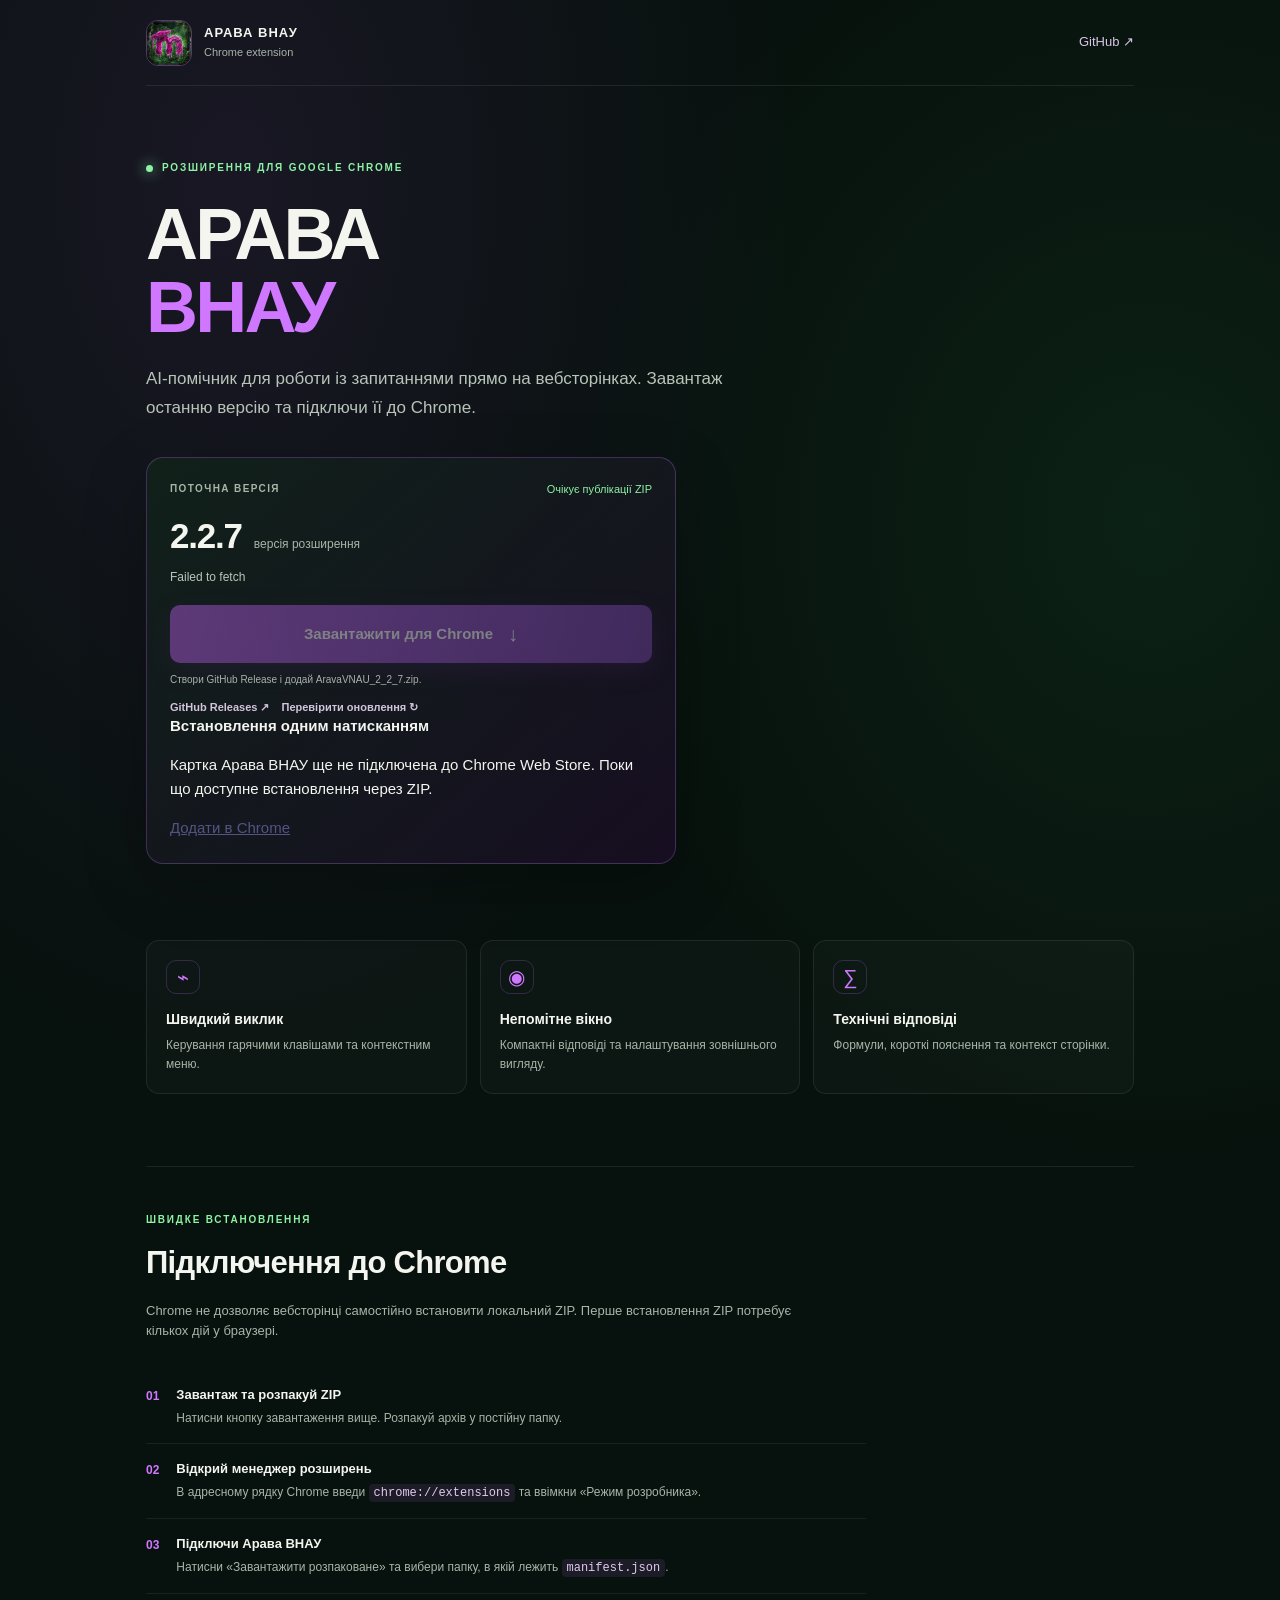
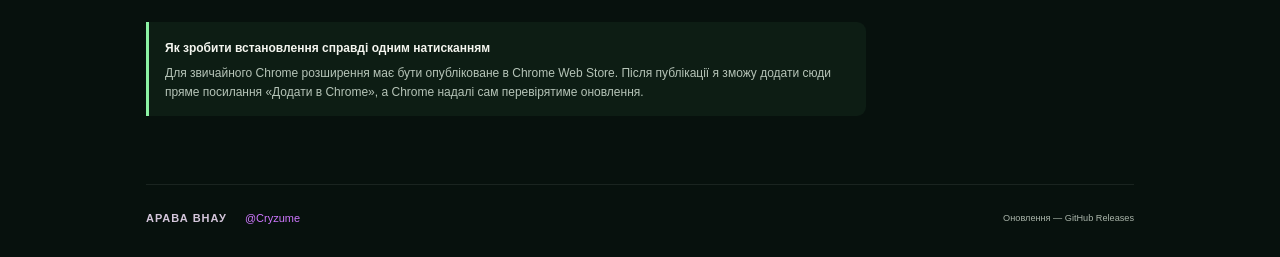
<file: index.html>
<!doctype html>
<html lang="uk">
<head>
  <meta charset="utf-8"><meta name="viewport" content="width=device-width, initial-scale=1">
  <meta name="theme-color" content="#09130f">
  <meta name="description" content="Арава ВНАУ — AI-помічник для Chrome. Завантаження останньої версії та швидке встановлення.">
  <title>Арава ВНАУ — Chrome</title>
  <link rel="icon" href="arava-vnau/assets/arava-logo.png"><link rel="stylesheet" href="arava-vnau/assets/style.css">
</head>
<body><main class="shell">
<header class="topbar"><a class="brand" href="./"><img src="arava-vnau/assets/arava-logo.png" alt=""><span><b>АРАВА ВНАУ</b><small>Chrome extension</small></span></a><a class="github-link" href="https://github.com/letimaks/ARAVA-VNAU" target="_blank" rel="noreferrer">GitHub ↗</a></header>
<section class="hero"><div class="eyebrow"><span class="pulse"></span> РОЗШИРЕННЯ ДЛЯ GOOGLE CHROME</div>
<h1>АРАВА<br><em>ВНАУ</em></h1>
<p class="lead">AI-помічник для роботи із запитаннями прямо на вебсторінках. Завантаж останню версію та підключи її до Chrome.</p>
<div class="release-card">
<div class="release-meta"><span class="release-label">ПОТОЧНА ВЕРСІЯ</span><span id="release-state" class="state">Перевіряю GitHub…</span></div>
<div class="version-row"><strong id="version">2.2.7</strong><span id="release-date">версія розширення</span></div>
<p id="release-notes" class="release-notes">Отримую інформацію про останній реліз.</p>
<a id="download-button" class="button primary disabled" href="#" aria-disabled="true">Завантажити для Chrome <span>↓</span></a>
<p id="download-status" class="tiny-status" aria-live="polite"></p>
<div class="secondary-actions"><a id="release-link" href="https://github.com/letimaks/ARAVA-VNAU/releases" target="_blank" rel="noreferrer">GitHub Releases ↗</a><button id="refresh-button" type="button">Перевірити оновлення ↻</button></div>
<div class="store-box"><b>Встановлення одним натисканням</b><p id="store-status">Картка Арава ВНАУ ще не підключена до Chrome Web Store. Поки що доступне встановлення через ZIP.</p><a class="store-button disabled" id="store-button" href="#" aria-disabled="true">Додати в Chrome</a></div>
</div></section>
<section class="features"><article><span class="feature-icon">⌁</span><h2>Швидкий виклик</h2><p>Керування гарячими клавішами та контекстним меню.</p></article><article><span class="feature-icon">◉</span><h2>Непомітне вікно</h2><p>Компактні відповіді та налаштування зовнішнього вигляду.</p></article><article><span class="feature-icon">∑</span><h2>Технічні відповіді</h2><p>Формули, короткі пояснення та контекст сторінки.</p></article></section>
<section class="install"><div class="section-head"><span class="eyebrow">ШВИДКЕ ВСТАНОВЛЕННЯ</span><h2>Підключення до Chrome</h2><p>Chrome не дозволяє вебсторінці самостійно встановити локальний ZIP. Перше встановлення ZIP потребує кількох дій у браузері.</p></div>
<ol><li><span>01</span><div><b>Завантаж та розпакуй ZIP</b><small>Натисни кнопку завантаження вище. Розпакуй архів у постійну папку.</small></div></li>
<li><span>02</span><div><b>Відкрий менеджер розширень</b><small>В адресному рядку Chrome введи <code>chrome://extensions</code> та ввімкни «Режим розробника».</small></div></li>
<li><span>03</span><div><b>Підключи Арава ВНАУ</b><small>Натисни «Завантажити розпаковане» та вибери папку, в якій лежить <code>manifest.json</code>.</small></div></li></ol>
<div class="notice"><b>Як зробити встановлення справді одним натисканням</b><p>Для звичайного Chrome розширення має бути опубліковане в Chrome Web Store. Після публікації я зможу додати сюди пряме посилання «Додати в Chrome», а Chrome надалі сам перевірятиме оновлення.</p></div>
</section><footer><span>АРАВА ВНАУ</span><a href="https://t.me/Cryzume" target="_blank" rel="noreferrer">@Cryzume</a><small>Оновлення — GitHub Releases</small></footer>
</main><script src="arava-vnau/assets/app.js"></script></body></html>
</file>
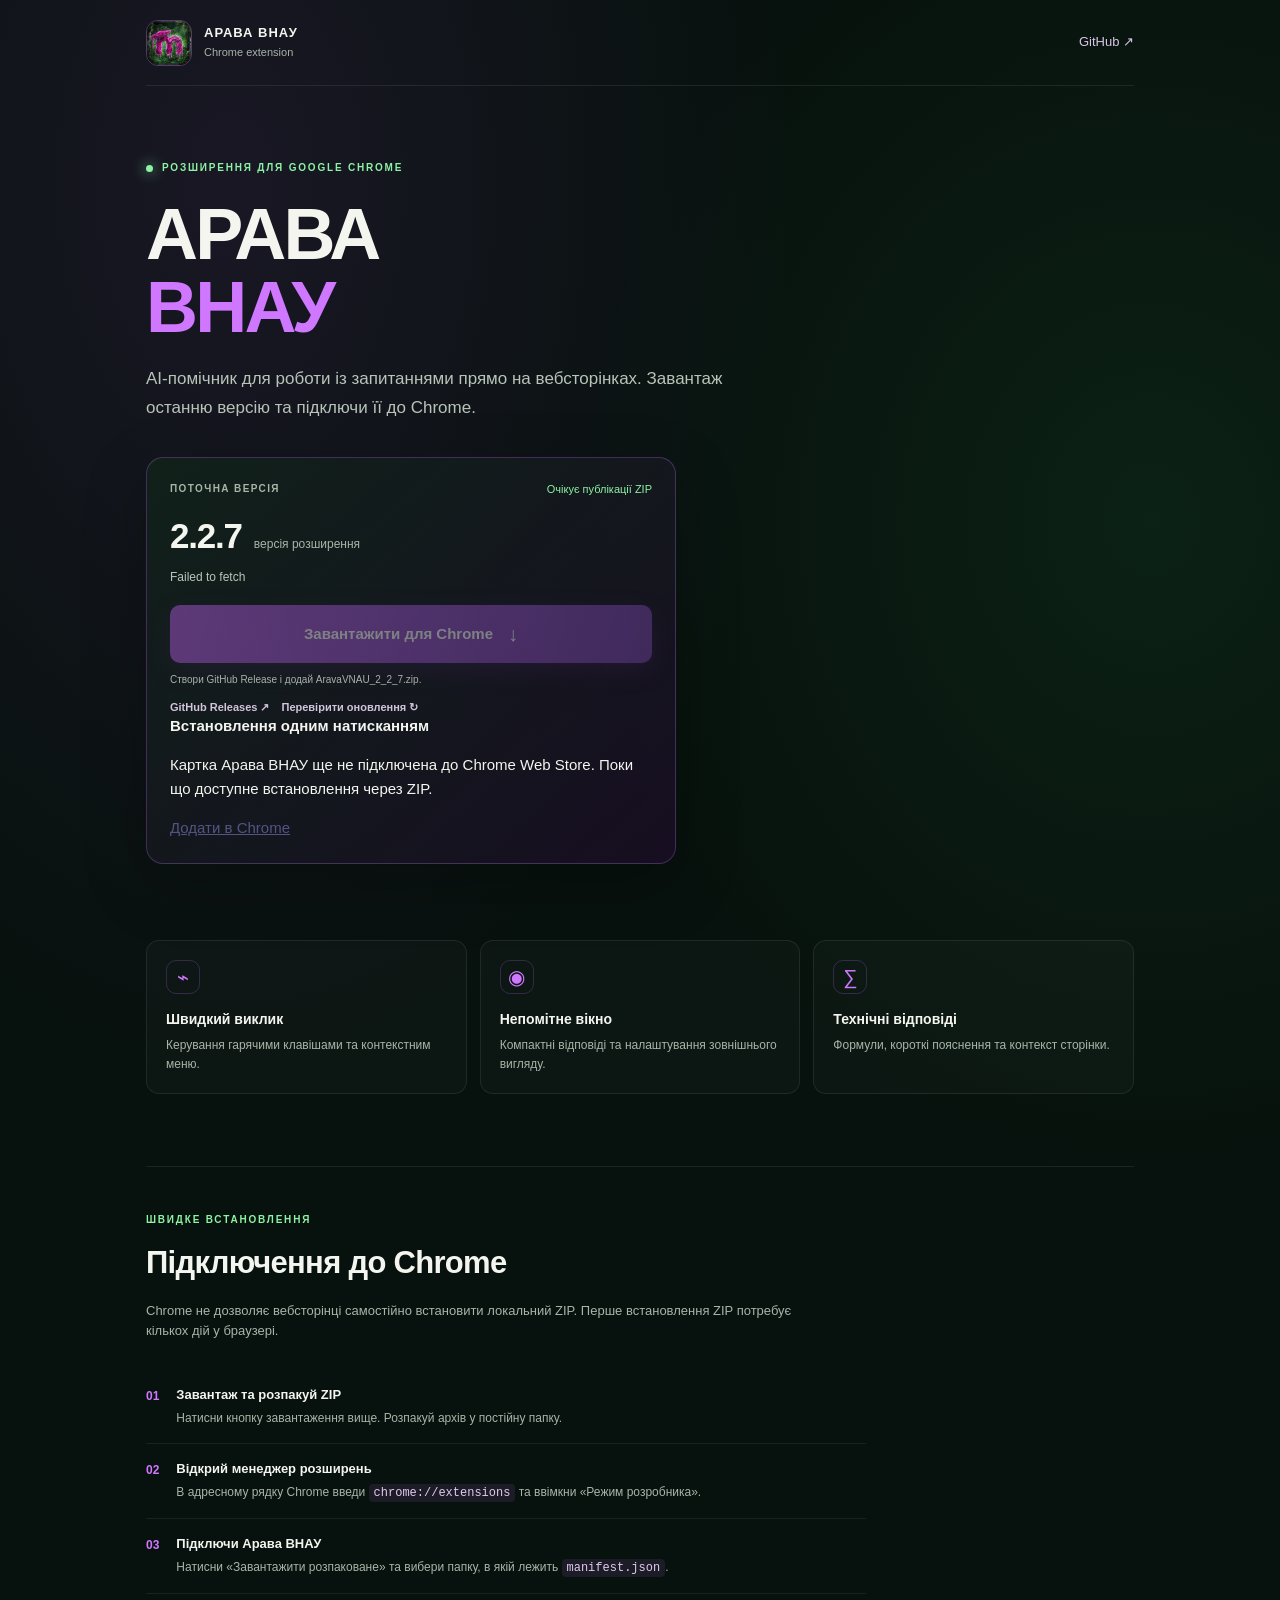
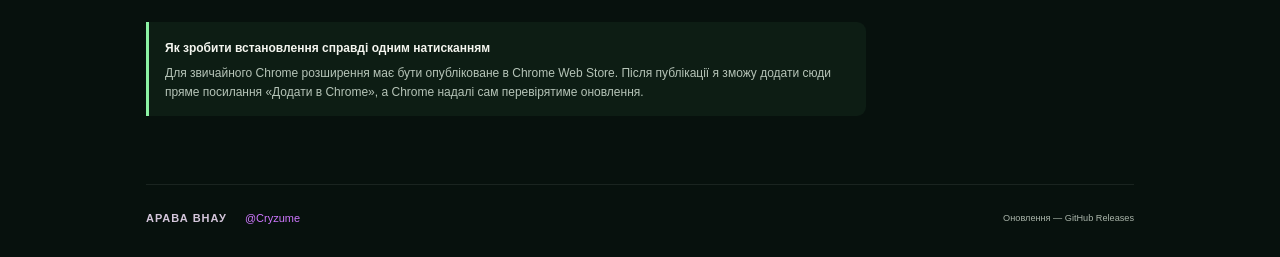
<file: arava-vnau/index.html>
<!doctype html>
<html lang="uk">
<head>
  <meta charset="utf-8"><meta name="viewport" content="width=device-width, initial-scale=1">
  <meta name="theme-color" content="#09130f">
  <meta name="description" content="Арава ВНАУ — AI-помічник для Chrome. Завантаження останньої версії та швидке встановлення.">
  <title>Арава ВНАУ — Chrome</title>
  <link rel="icon" href="assets/arava-logo.png"><link rel="stylesheet" href="assets/style.css">
</head>
<body><main class="shell">
<header class="topbar"><a class="brand" href="./"><img src="assets/arava-logo.png" alt=""><span><b>АРАВА ВНАУ</b><small>Chrome extension</small></span></a><a class="github-link" href="https://github.com/letimaks/ARAVA-VNAU" target="_blank" rel="noreferrer">GitHub ↗</a></header>
<section class="hero"><div class="eyebrow"><span class="pulse"></span> РОЗШИРЕННЯ ДЛЯ GOOGLE CHROME</div>
<h1>АРАВА<br><em>ВНАУ</em></h1>
<p class="lead">AI-помічник для роботи із запитаннями прямо на вебсторінках. Завантаж останню версію та підключи її до Chrome.</p>
<div class="release-card">
<div class="release-meta"><span class="release-label">ПОТОЧНА ВЕРСІЯ</span><span id="release-state" class="state">Перевіряю GitHub…</span></div>
<div class="version-row"><strong id="version">2.2.7</strong><span id="release-date">версія розширення</span></div>
<p id="release-notes" class="release-notes">Отримую інформацію про останній реліз.</p>
<a id="download-button" class="button primary disabled" href="#" aria-disabled="true">Завантажити для Chrome <span>↓</span></a>
<p id="download-status" class="tiny-status" aria-live="polite"></p>
<div class="secondary-actions"><a id="release-link" href="https://github.com/letimaks/ARAVA-VNAU/releases" target="_blank" rel="noreferrer">GitHub Releases ↗</a><button id="refresh-button" type="button">Перевірити оновлення ↻</button></div>
<div class="store-box"><b>Встановлення одним натисканням</b><p id="store-status">Картка Арава ВНАУ ще не підключена до Chrome Web Store. Поки що доступне встановлення через ZIP.</p><a class="store-button disabled" id="store-button" href="#" aria-disabled="true">Додати в Chrome</a></div>
</div></section>
<section class="features"><article><span class="feature-icon">⌁</span><h2>Швидкий виклик</h2><p>Керування гарячими клавішами та контекстним меню.</p></article><article><span class="feature-icon">◉</span><h2>Непомітне вікно</h2><p>Компактні відповіді та налаштування зовнішнього вигляду.</p></article><article><span class="feature-icon">∑</span><h2>Технічні відповіді</h2><p>Формули, короткі пояснення та контекст сторінки.</p></article></section>
<section class="install"><div class="section-head"><span class="eyebrow">ШВИДКЕ ВСТАНОВЛЕННЯ</span><h2>Підключення до Chrome</h2><p>Chrome не дозволяє вебсторінці самостійно встановити локальний ZIP. Перше встановлення ZIP потребує кількох дій у браузері.</p></div>
<ol><li><span>01</span><div><b>Завантаж та розпакуй ZIP</b><small>Натисни кнопку завантаження вище. Розпакуй архів у постійну папку.</small></div></li>
<li><span>02</span><div><b>Відкрий менеджер розширень</b><small>В адресному рядку Chrome введи <code>chrome://extensions</code> та ввімкни «Режим розробника».</small></div></li>
<li><span>03</span><div><b>Підключи Арава ВНАУ</b><small>Натисни «Завантажити розпаковане» та вибери папку, в якій лежить <code>manifest.json</code>.</small></div></li></ol>
<div class="notice"><b>Як зробити встановлення справді одним натисканням</b><p>Для звичайного Chrome розширення має бути опубліковане в Chrome Web Store. Після публікації я зможу додати сюди пряме посилання «Додати в Chrome», а Chrome надалі сам перевірятиме оновлення.</p></div>
</section><footer><span>АРАВА ВНАУ</span><a href="https://t.me/Cryzume" target="_blank" rel="noreferrer">@Cryzume</a><small>Оновлення — GitHub Releases</small></footer>
</main><script src="assets/app.js"></script></body></html>
</file>
<file: arava-vnau/assets/style.css>
:root{color-scheme:dark;--bg:#07110d;--panel:#0e1a14;--line:rgba(181,115,255,.22);--text:#f4f5ef;--muted:#a9b4a9;--purple:#cf78ff;--green:#8cf2a4;--max:1040px}*{box-sizing:border-box}body{margin:0;background:radial-gradient(ellipse at 18% 10%,rgba(97,48,130,.20),transparent 38%),radial-gradient(ellipse at 90% 28%,rgba(38,119,63,.16),transparent 35%),var(--bg);color:var(--text);font:15px/1.6 Inter,Segoe UI,Arial,sans-serif}.shell{max-width:var(--max);padding:0 26px;margin:auto}.topbar{height:86px;display:flex;align-items:center;justify-content:space-between;border-bottom:1px solid rgba(255,255,255,.08)}.brand{display:flex;align-items:center;gap:12px;text-decoration:none;color:inherit}.brand img{width:46px;height:46px;border-radius:12px;object-fit:cover;border:1px solid rgba(209,120,255,.35)}.brand b,.brand small{display:block}.brand b{font-size:13px;letter-spacing:1px}.brand small{color:var(--muted);font-size:11px}.github-link{color:#d9c6e7;text-decoration:none;font-size:13px}.hero{padding:74px 0 56px;max-width:760px}.eyebrow{display:flex;align-items:center;gap:9px;color:var(--green);font-size:10px;font-weight:800;letter-spacing:1.8px}.pulse{width:7px;height:7px;background:var(--green);border-radius:50%;box-shadow:0 0 14px var(--green)}h1{font-size:clamp(42px,7vw,72px);line-height:1.02;letter-spacing:-2.7px;margin:22px 0 20px}h1 em{font-style:normal;color:var(--purple)}.lead{max-width:610px;color:#b8c4b8;font-size:17px;line-height:1.7}.release-card{margin-top:34px;max-width:530px;padding:23px;border:1px solid rgba(196,116,255,.27);border-radius:17px;background:linear-gradient(140deg,rgba(17,34,25,.96),rgba(24,14,35,.94));box-shadow:0 20px 65px rgba(0,0,0,.24)}.release-meta,.version-row,.secondary-actions{display:flex;align-items:center;justify-content:space-between;gap:12px}.release-label{font-size:10px;letter-spacing:1.4px;color:var(--muted);font-weight:800}.state{font-size:11px;color:var(--green)}.version-row{justify-content:flex-start;align-items:baseline;margin-top:10px}.version-row strong{font-size:35px;letter-spacing:-1.2px}.version-row span{color:var(--muted);font-size:12px}.release-notes{min-height:20px;color:#bac6ba;font-size:12px;margin:4px 0 17px}.button{display:flex;justify-content:center;align-items:center;gap:15px;text-decoration:none;border-radius:10px;padding:13px 17px;font-weight:800}.primary{background:linear-gradient(105deg,#b95ce9,#7546a8);color:white;box-shadow:0 8px 24px rgba(154,69,205,.2)}.primary span{font-size:20px}.disabled{opacity:.45;pointer-events:none}.secondary-actions{justify-content:flex-start;margin-top:13px}.secondary-actions a,.secondary-actions button{font:600 11px Inter,Arial,sans-serif;color:#d3c4de;text-decoration:none;background:none;border:0;padding:0;cursor:pointer}.tiny-status{color:var(--muted);font-size:10px;min-height:12px;margin:9px 0 0}.features{display:grid;grid-template-columns:repeat(3,1fr);gap:13px;padding:20px 0 72px}.features article{padding:19px;border:1px solid rgba(255,255,255,.08);border-radius:13px;background:rgba(255,255,255,.025)}.feature-icon{display:grid;place-items:center;width:34px;height:34px;border:1px solid var(--line);border-radius:10px;color:var(--purple);font-size:20px}.features h2{font-size:14px;margin:14px 0 5px}.features p{font-size:12px;color:var(--muted);margin:0}.install{padding:45px 0 68px;border-top:1px solid rgba(255,255,255,.08)}.section-head h2{font-size:31px;letter-spacing:-.7px;margin:10px 0}.section-head p{color:var(--muted);font-size:13px;max-width:670px}.install ol{list-style:none;padding:0;margin:28px 0;display:grid;gap:0;max-width:720px}.install li{display:flex;align-items:flex-start;gap:17px;padding:15px 0;border-bottom:1px solid rgba(255,255,255,.07)}.install li>span{color:var(--purple);font-size:12px;font-weight:800;padding-top:2px}.install li b,.install li small{display:block}.install li b{font-size:13px}.install li small{font-size:12px;color:var(--muted);margin-top:3px}.install code{color:#e3c8f3;background:rgba(179,110,222,.12);padding:2px 5px;border-radius:4px}.notice{max-width:720px;border-left:3px solid var(--green);padding:13px 16px;background:rgba(94,180,111,.07);border-radius:0 9px 9px 0}.notice b{font-size:12px}.notice p{margin:5px 0 0;color:#b6c4b8;font-size:12px}footer{border-top:1px solid rgba(255,255,255,.08);padding:25px 0 32px;display:flex;align-items:center;gap:18px;color:var(--muted);font-size:11px}footer span{font-weight:800;letter-spacing:1px;color:#d4c6db}footer a{color:var(--purple);text-decoration:none}footer small{margin-left:auto}@media(max-width:680px){.shell{padding:0 18px}.hero{padding:54px 0 42px}.lead{font-size:15px}.features{grid-template-columns:1fr;padding-bottom:46px}.features article{display:grid;grid-template-columns:34px 1fr;column-gap:12px}.features h2{margin:0 0 3px}.features p{grid-column:2}.feature-icon{grid-row:span 2}footer{flex-wrap:wrap}footer small{width:100%;margin:0}}
</file>
